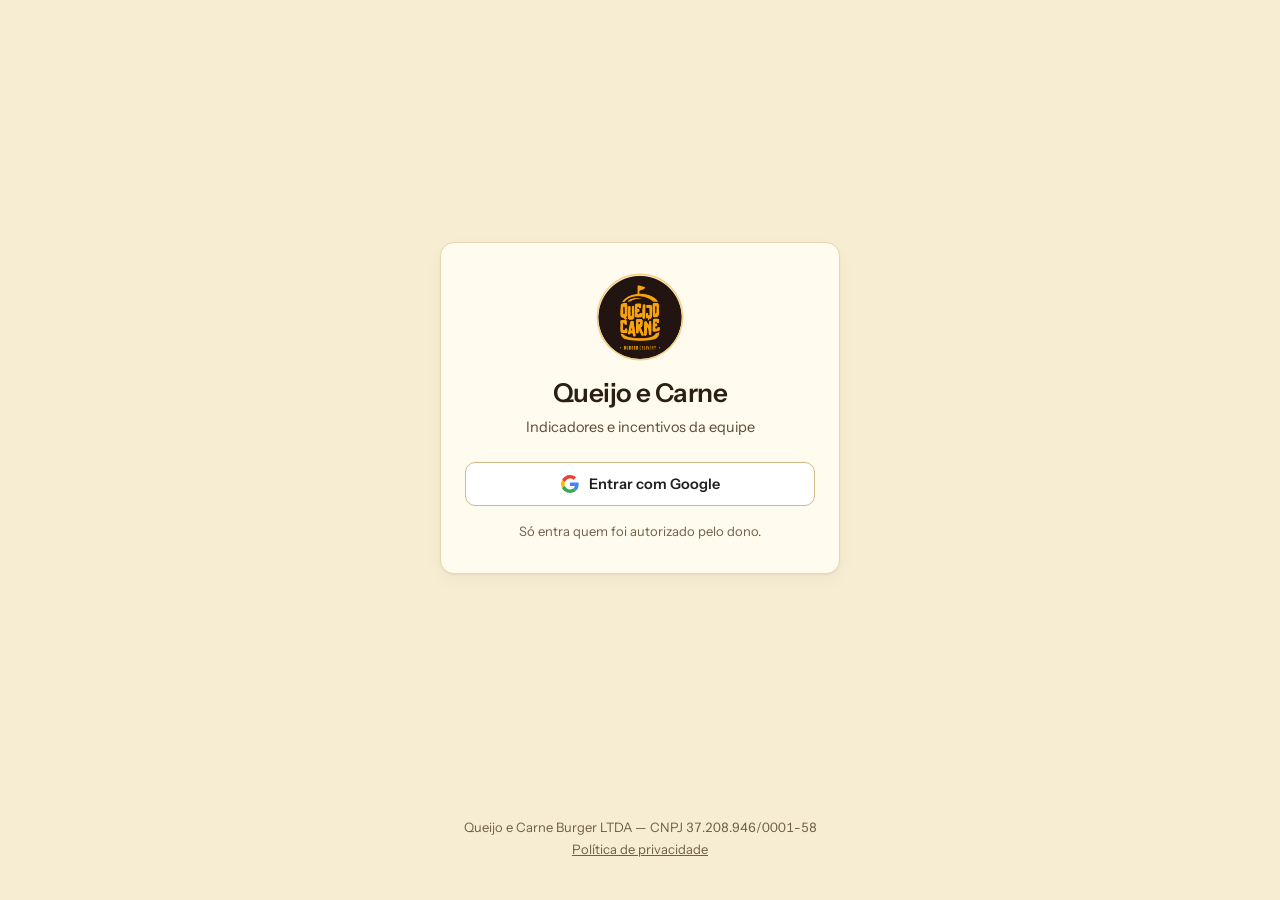
<file: site/index.html>
<!DOCTYPE html>
<html lang="pt-BR">
<head>
<meta charset="UTF-8">
<meta name="viewport" content="width=device-width, initial-scale=1, viewport-fit=cover">
<meta name="theme-color" content="#231710">
<title>Queijo e Carne — Sistema</title>
<link rel="icon" href="img/logo.png">
<!-- Instalar como aplicativo no celular (ícone na tela inicial, tela cheia); dono, 10/11/2026. -->
<link rel="manifest" href="manifest.webmanifest">
<link rel="apple-touch-icon" href="img/logo.png">
<meta name="mobile-web-app-capable" content="yes">
<meta name="apple-mobile-web-app-title" content="Queijo e Carne">
<link rel="preconnect" href="https://fonts.googleapis.com">
<link rel="preconnect" href="https://fonts.gstatic.com" crossorigin>
<link href="https://fonts.googleapis.com/css2?family=Instrument+Sans:wght@400;500;600;700&family=Source+Serif+4:wght@400;700&display=swap" rel="stylesheet">
<link rel="stylesheet" href="css/estilo.css">
<!-- Na publicação, o GitHub troca a linha abaixo por um mapa que põe a versão em cada arquivo .js
     (evita o navegador misturar arquivos novos e antigos). Veja .github/workflows/pages.yml. -->
<!--VERSAO-->
</head>
<body>
<div class="app" id="app">
  <p class="carregando">Carregando…</p>
</div>
<script type="module" src="js/app.js"></script>
</body>
</html>
</file>
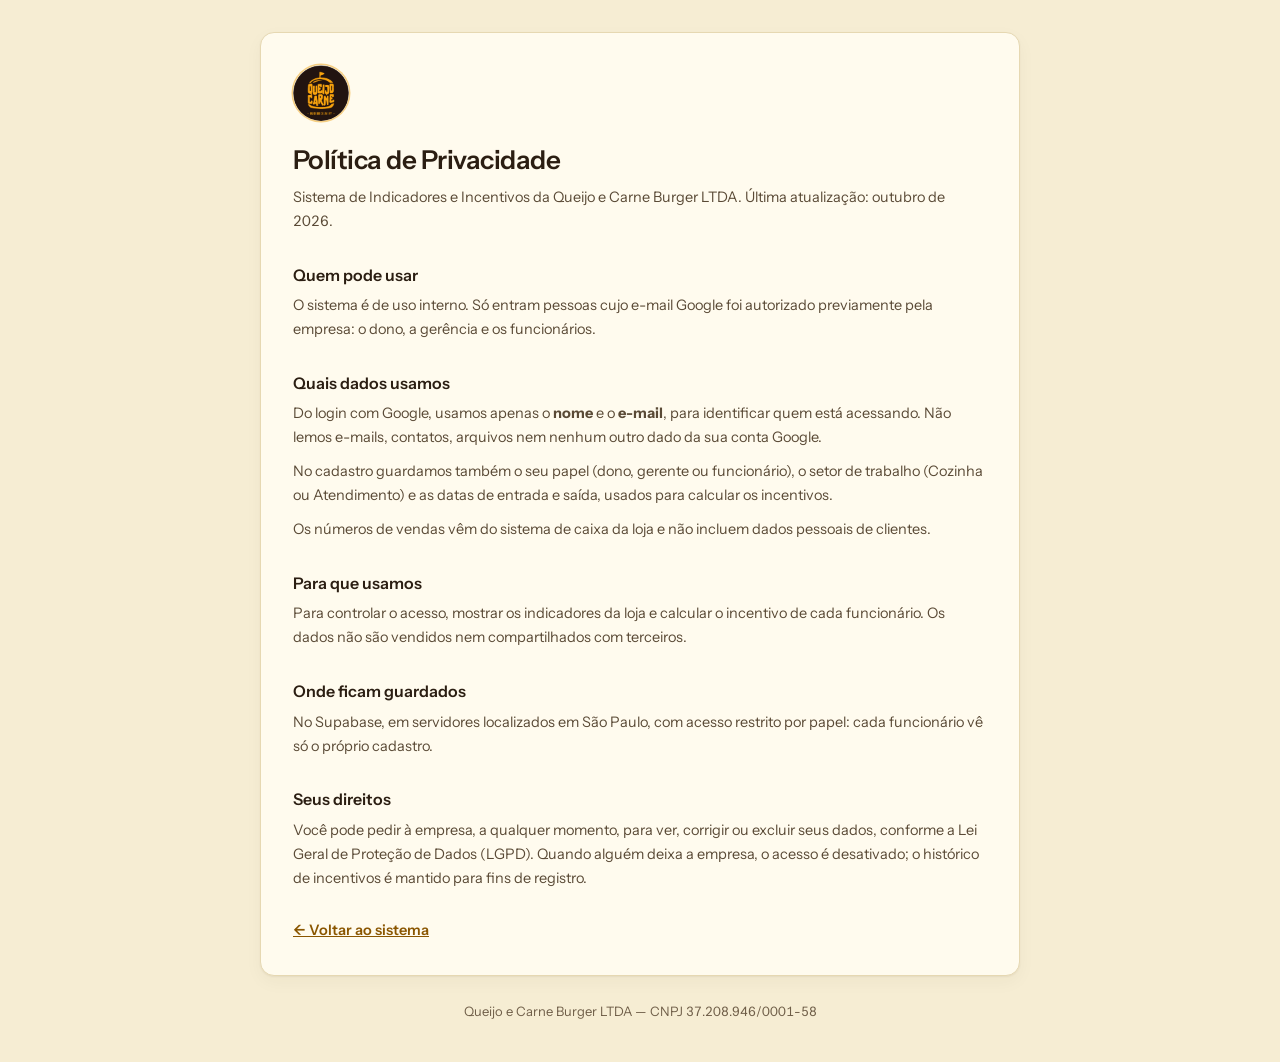
<file: site/privacidade.html>
<!DOCTYPE html>
<html lang="pt-BR">
<head>
<meta charset="UTF-8">
<meta name="viewport" content="width=device-width, initial-scale=1">
<meta name="theme-color" content="#231710">
<title>Política de Privacidade — Queijo e Carne</title>
<link rel="icon" href="img/logo.png">
<link href="https://fonts.googleapis.com/css2?family=Instrument+Sans:wght@400;500;600;700&display=swap" rel="stylesheet">
<link rel="stylesheet" href="css/estilo.css">
<style>
  .doc {
    width: calc(100% - 32px); max-width: 760px; margin: 32px auto 0; padding: 32px;
    background: var(--card); border: 1px solid var(--line); border-radius: 14px; box-shadow: var(--shadow);
    line-height: 1.65; font-size: 14.5px; color: var(--ink-2);
  }
  .doc .logo { box-shadow: 0 0 0 1.5px rgba(240, 177, 58, .6); }
  .doc h1 { font-weight: 600; font-size: 26px; letter-spacing: -.02em; color: var(--ink); margin: 18px 0 4px; }
  .doc h2 { font-weight: 600; font-size: 16px; color: var(--ink); margin: 28px 0 6px; }
  .doc p + p { margin-top: 10px; }
  .doc a { color: var(--accent-ink); font-weight: 600; }
  @media (max-width: 560px) { .doc { padding: 22px 18px; } }
</style>
</head>
<body>
<div class="app">
  <main class="doc">
    <img class="logo" src="img/logo.png" alt="Queijo e Carne" width="56" height="56">
    <h1>Política de Privacidade</h1>
    <p>Sistema de Indicadores e Incentivos da Queijo e Carne Burger LTDA. Última atualização: outubro de 2026.</p>

    <h2>Quem pode usar</h2>
    <p>O sistema é de uso interno. Só entram pessoas cujo e-mail Google foi autorizado previamente pela empresa: o dono, a gerência e os funcionários.</p>

    <h2>Quais dados usamos</h2>
    <p>Do login com Google, usamos apenas o <strong>nome</strong> e o <strong>e-mail</strong>, para identificar quem está acessando. Não lemos e-mails, contatos, arquivos nem nenhum outro dado da sua conta Google.</p>
    <p>No cadastro guardamos também o seu papel (dono, gerente ou funcionário), o setor de trabalho (Cozinha ou Atendimento) e as datas de entrada e saída, usados para calcular os incentivos.</p>
    <p>Os números de vendas vêm do sistema de caixa da loja e não incluem dados pessoais de clientes.</p>

    <h2>Para que usamos</h2>
    <p>Para controlar o acesso, mostrar os indicadores da loja e calcular o incentivo de cada funcionário. Os dados não são vendidos nem compartilhados com terceiros.</p>

    <h2>Onde ficam guardados</h2>
    <p>No Supabase, em servidores localizados em São Paulo, com acesso restrito por papel: cada funcionário vê só o próprio cadastro.</p>

    <h2>Seus direitos</h2>
    <p>Você pode pedir à empresa, a qualquer momento, para ver, corrigir ou excluir seus dados, conforme a Lei Geral de Proteção de Dados (LGPD). Quando alguém deixa a empresa, o acesso é desativado; o histórico de incentivos é mantido para fins de registro.</p>

    <p style="margin-top:28px"><a href="./">← Voltar ao sistema</a></p>
  </main>
  <footer>Queijo e Carne Burger LTDA — CNPJ 37.208.946/0001-58</footer>
</div>
</body>
</html>
</file>
<file: site/css/estilo.css>
/* Visual "suave": a fonte do layout é o DESIGN.md (pasta layout-suave-para-claude-code).
   Barra superior escura com as abas; conteúdo em cartões claros. O destaque é o cartão de
   faturamento (escuro, número em âmbar). Toda cor vem dos tokens abaixo, nos dois temas. */
:root {
  --font: 'Instrument Sans', system-ui, -apple-system, 'Segoe UI', Roboto, sans-serif;
  --bg: #F6EDD3;            /* fundo manteiga */
  --card: #FFFBEE;          /* cartões */
  --card-2: #FAF1D6;        /* campos e blocos internos */
  --ink: #2B1E12;           /* texto principal */
  --ink-2: #5A4A36;         /* texto secundário */
  --ink-3: #6F5E48;         /* texto de apoio */
  --line: #E6D8B2;          /* divisórias */
  --line-strong: #CDBB8A;   /* bordas de campos */
  --track: rgba(43, 30, 18, .10);
  --accent: #E3A02B;        /* âmbar da marca, preenchimentos */
  --accent-ink: #8A5600;    /* âmbar escuro, texto e ícones */
  --good: #2F6B35; --good-soft: rgba(47, 107, 53, .12); --good-line: rgba(47, 107, 53, .45);
  --bad: #A33A2B;  --bad-soft: rgba(163, 58, 43, .10);  --bad-line: rgba(163, 58, 43, .40);
  /* Texto pequeno verde/vermelho sobre fundo suave: ajuste de contraste (meta 4,5:1 do DESIGN.md) */
  --good-ink: #285C2E; --bad-ink: #A33A2B;
  --super-bg: #2F6B35; --super-ink: #FFFFFF;  /* etiqueta do prêmio de super meta */
  --bar: #231710; --bar-ink: #F3E9D3; --bar-ink-2: #CDBE9F;
  --inv-bg: #2B1E12; --inv-ink: #FBF3DC; --inv-ink-2: #D3C6A8; --inv-ink-3: #B0A287;
  --inv-rule: rgba(251, 243, 220, .18); --inv-track: rgba(251, 243, 220, .16); --inv-good: #93CC87; --inv-bad: #F0988A;
  --shadow: 0 1px 2px rgba(60, 40, 10, .06), 0 6px 18px rgba(60, 40, 10, .04);
  /* Fixas nos dois temas */
  --destaque-bg: #2B1E12; --destaque-numero: #F2B646;
  --aba-ativa: #F0B13A; --aba-ativa-ink: #231710;
  --canal-ifood: #E9A93A; --canal-alloy: #6CA3D9; --canal-telefone: #A98BD6; --canal-goomer: #7DBE7E; --canal-dm: #E58A7B;
  --canal-keeta: #4FB3AA; --canal-99food: #D9739E; --canal-site: #A08A72; --canal-totem: #B9752E; --canal-ficha: #8FA6BF;
  color-scheme: light;
}
@media (prefers-color-scheme: dark) {
  :root:not([data-theme="light"]) {
    --bg: #150E09; --card: #1F1610; --card-2: #281D15;
    --ink: #F3E9D6; --ink-2: #C9BA9F; --ink-3: #A39479;
    --line: #33261B; --line-strong: #4A382A; --track: rgba(243, 233, 214, .12);
    --accent: #F0B13A; --accent-ink: #F0B13A;
    --good: #8FC272; --good-soft: rgba(143, 194, 114, .14); --good-line: rgba(143, 194, 114, .45);
    --bad: #EA8575; --bad-soft: rgba(234, 133, 117, .13); --bad-line: rgba(234, 133, 117, .42);
    --good-ink: #8FC272; --bad-ink: #F2A193;
    --super-bg: #8FC272; --super-ink: #14240F;
    --bar: #0E0905;
    --inv-bg: #F0B13A; --inv-ink: #1E140C; --inv-ink-2: #4A3410; --inv-ink-3: #5E4412;
    --inv-rule: rgba(30, 20, 12, .22); --inv-track: rgba(30, 20, 12, .16); --inv-good: #1F5A27; --inv-bad: #8E1B10;
    --shadow: 0 1px 2px rgba(0, 0, 0, .4);
    color-scheme: dark;
  }
}
:root[data-theme="dark"] {
  --bg: #150E09; --card: #1F1610; --card-2: #281D15;
  --ink: #F3E9D6; --ink-2: #C9BA9F; --ink-3: #A39479;
  --line: #33261B; --line-strong: #4A382A; --track: rgba(243, 233, 214, .12);
  --accent: #F0B13A; --accent-ink: #F0B13A;
  --good: #8FC272; --good-soft: rgba(143, 194, 114, .14); --good-line: rgba(143, 194, 114, .45);
  --bad: #EA8575; --bad-soft: rgba(234, 133, 117, .13); --bad-line: rgba(234, 133, 117, .42);
  --good-ink: #8FC272; --bad-ink: #F2A193;
  --super-bg: #8FC272; --super-ink: #14240F;
  --bar: #0E0905;
  --inv-bg: #F0B13A; --inv-ink: #1E140C; --inv-ink-2: #4A3410; --inv-ink-3: #5E4412;
  --inv-rule: rgba(30, 20, 12, .22); --inv-track: rgba(30, 20, 12, .16); --inv-good: #1F5A27; --inv-bad: #8E1B10;
  --shadow: 0 1px 2px rgba(0, 0, 0, .4);
  color-scheme: dark;
}

* { box-sizing: border-box; }
html { scroll-padding-top: 72px; }
body {
  margin: 0; min-height: 100vh; background: var(--bg); color: var(--ink);
  font-family: var(--font); font-size: 14.5px; line-height: 1.45;
  -webkit-font-smoothing: antialiased; font-variant-numeric: tabular-nums;
}
p { margin: 0; }
button, input, select { font-family: inherit; }
:focus-visible { outline: 2px solid var(--accent-ink); outline-offset: 2px; }
[hidden] { display: none !important; }
.app { min-height: 100vh; display: flex; flex-direction: column; padding-top: env(safe-area-inset-top, 0px); }
.app:has(> .login) { padding-top: 24px; }
.carregando { color: var(--ink-3); text-align: center; margin-top: 40vh; }
.logo { border-radius: 50%; display: block; }
.icone { display: inline-flex; color: var(--accent-ink); flex-shrink: 0; }
.icone svg { width: 20px; height: 20px; }

/* ---------- barra superior ---------- */
header.brandbar {
  position: sticky; top: 0; z-index: 20;
  display: flex; align-items: center; flex-wrap: wrap; gap: 10px 20px;
  padding: calc(10px + env(safe-area-inset-top, 0px)) max(20px, calc((100% - 1240px) / 2)) 10px;
  background: var(--bar); color: var(--bar-ink);
}
header.brandbar .logo { width: 36px; height: 36px; box-shadow: 0 0 0 1.5px rgba(240, 177, 58, .6); }
header.brandbar .bn { font-weight: 600; font-size: 15px; line-height: 1.2; letter-spacing: -.005em; }
header.brandbar .bn small { display: block; font-weight: 400; font-size: 12px; color: var(--bar-ink-2); }
nav.tabs { display: flex; gap: 4px; margin-left: 12px; scrollbar-width: none; }
nav.tabs::-webkit-scrollbar { display: none; }
nav.tabs button {
  background: none; border: 0; border-radius: 8px; padding: 8px 14px; cursor: pointer; white-space: nowrap;
  font-size: 13.5px; font-weight: 600; color: var(--bar-ink-2);
}
nav.tabs button:hover { color: var(--bar-ink); background: rgba(255, 255, 255, .08); }
nav.tabs button.active { background: var(--aba-ativa); color: var(--aba-ativa-ink); }
nav.tabs button:focus-visible, header.brandbar :focus-visible { outline-color: var(--aba-ativa); }
.barra-direita { margin-left: auto; display: flex; align-items: center; gap: 16px; flex-wrap: wrap; justify-content: flex-end; row-gap: 8px; }
.ver-como-select { max-width: 100%; }
.unidade-select {
  background: rgba(255, 255, 255, .06); color: var(--bar-ink); border: 1px solid rgba(240, 177, 58, .45);
  border-radius: 8px; padding: 6px 10px; font-size: 13.5px; font-weight: 600; cursor: pointer;
}
.unidade-select option { color: #231710; background: #FFFBEE; }
.unidade-fixa { font-size: 13px; font-weight: 600; color: var(--bar-ink-2); }
header.brandbar .month-badge { text-align: right; }
header.brandbar .month-badge small { display: block; font-size: 12px; color: var(--bar-ink-2); }
header.brandbar .month-badge strong { font-weight: 600; font-size: 15px; color: var(--aba-ativa); white-space: nowrap; }
/* Seletor de mês: aparece como o "mês vigente" do DESIGN.md (âmbar), com a setinha de escolha. */
.mes-select {
  appearance: none; -webkit-appearance: none; cursor: pointer;
  background: transparent url("data:image/svg+xml,%3Csvg xmlns='http://www.w3.org/2000/svg' width='10' height='6'%3E%3Cpath d='M1 1l4 4 4-4' fill='none' stroke='%23F0B13A' stroke-width='1.6' stroke-linecap='round'/%3E%3C/svg%3E") no-repeat right 2px center;
  border: 0; border-bottom: 1px dashed rgba(240, 177, 58, .45); border-radius: 0;
  padding: 0 16px 1px 0; color: var(--aba-ativa); font-size: 15px; font-weight: 600; text-align: right;
}
.mes-select:hover { border-bottom-style: solid; }
.mes-select option { color: #231710; background: #FFFBEE; }
.btn-sair {
  background: none; color: var(--bar-ink-2); border: 1px solid rgba(243, 233, 211, .25);
  border-radius: 8px; padding: 6px 12px; font-size: 13px; font-weight: 600; cursor: pointer;
}
.btn-sair:hover { color: var(--bar-ink); border-color: rgba(243, 233, 211, .5); }

/* ---------- páginas e cartões ---------- */
.conteudo { flex: 1; width: 100%; max-width: 1280px; margin: 0 auto; padding: 24px 20px 8px; }
.conteudo > section + section, .conteudo > section + div, .conteudo > div + section, .conteudo > p + div { margin-top: 16px; }
section {
  background: var(--card); border: 1px solid var(--line); border-radius: 14px;
  padding: 24px; box-shadow: var(--shadow); min-width: 0;
}
.section-head { display: flex; align-items: center; gap: 10px; margin-bottom: 18px; }
.section-head .title { font-size: 15px; font-weight: 600; letter-spacing: -.005em; color: var(--ink); }
.section-desc { font-size: 13px; color: var(--ink-2); margin: -8px 0 18px; }
.section-title { font-size: 16px; font-weight: 600; letter-spacing: -.005em; color: var(--ink); margin: 0 0 6px; }
.section-title + .section-desc { margin-top: 0; }
.tag-example { margin-left: auto; font-size: 12px; font-weight: 500; color: var(--ink-3); border: 1px solid var(--line); padding: 2px 8px; border-radius: 6px; white-space: nowrap; }
footer { width: 100%; max-width: 1280px; margin: 0 auto; padding: 24px 20px 40px; font-size: 13px; color: var(--ink-3); text-align: center; line-height: 1.7; }
.link-discreto { color: var(--ink-3); }
/* Aviso do modo "Ver como" do dono. */
.aviso-ver-como { margin-bottom: 16px; border-color: var(--accent); }
.btn-link { background: none; border: 0; padding: 0; font: inherit; color: var(--accent-ink); font-weight: 600; text-decoration: underline; cursor: pointer; }

.aviso { font-size: 13.5px; line-height: 1.5; color: var(--ink-2); background: var(--card-2); border: 1px solid var(--line); border-radius: 10px; padding: 12px 14px; }
.aviso-erro { color: var(--bad); background: var(--bad-soft); border-color: var(--bad-line); }
.aviso-setor { margin-bottom: 16px; }
.avisos { display: grid; gap: 10px; margin-bottom: 16px; }
.avisos-lista { margin: 6px 0 0; padding-left: 18px; }
.avisos-lista li + li { margin-top: 2px; }
.meta-item { border-bottom: 1px solid var(--line); }
.meta-item:last-child { border-bottom: 0; }
.meta-item .pessoa-row { border-bottom: 0; }
.meta-form { padding: 4px 0 18px; max-width: 520px; }
.meta-form .form-label .form-input, .ins-metodo .form-input, form .form-label > .form-input { margin-top: 6px; }
.meta-agendada { color: var(--accent-ink); }
.ins-categoria { margin-bottom: 18px; }
.ins-metodo { display: grid; grid-template-columns: minmax(0, 1fr) 110px; gap: 10px; align-items: center; margin-bottom: 8px; }
.ins-metodo .form-input { margin-top: 0; }
.ins-metodo-nome { display: flex; align-items: center; gap: 8px; font-size: 14.5px; color: var(--ink); }
.ins-metodo-nome input { width: 18px; height: 18px; accent-color: var(--accent); }
.alt-lista { display: grid; gap: 8px; margin-top: 12px; }
.alt-item { font-size: 13.5px; line-height: 1.45; color: var(--ink-2); padding-bottom: 8px; border-bottom: 1px solid var(--line); }
.alt-item:last-child { border-bottom: 0; padding-bottom: 0; }
.alt-item strong { color: var(--ink); font-weight: 600; }
.tag-inline { font-size: 12px; font-weight: 600; color: var(--ink-2); background: var(--card-2); border: 1px solid var(--line); padding: 1px 7px; border-radius: 6px; margin-left: 8px; }

.toast {
  position: fixed; left: 50%; bottom: calc(20px + env(safe-area-inset-bottom, 0px)); transform: translateX(-50%);
  max-width: calc(100% - 32px); padding: 12px 16px; border-radius: 10px; font-size: 14px; font-weight: 500; z-index: 50;
  background: var(--card); box-shadow: 0 6px 24px rgba(0, 0, 0, .18);
}
.toast-ok { color: var(--good); border: 1px solid var(--good-line); }
.toast-erro { color: var(--bad); border: 1px solid var(--bad-line); }

/* ---------- Painel ---------- */
.painel-grid { display: grid; grid-template-columns: minmax(0, 1fr); gap: 16px; }
.sec-faturamento {
  background: var(--destaque-bg); border-color: rgba(240, 177, 58, .25);
  --ink: #FBF3DC; --ink-2: #D3C6A8; --ink-3: #B0A287; --line: rgba(251, 243, 220, .14);
  --track: rgba(251, 243, 220, .14); --accent-ink: #F0B13A; --card-2: rgba(251, 243, 220, .06);
  color: var(--ink);
}
.hero-value { margin: 0; font-size: clamp(44px, 6vw, 64px); font-weight: 600; letter-spacing: -.025em; line-height: 1; color: var(--destaque-numero); }
.hero-value sup { font-size: .32em; font-weight: 500; letter-spacing: 0; color: var(--ink-2); margin-right: .45em; vertical-align: top; position: relative; top: .35em; }
.sec-faturamento .stat-sub { margin: 12px 0 0; font-size: 13px; color: var(--ink-3); }
.sec-faturamento .aviso { margin-top: 14px; }
/* Pedidos do mês em destaque e os últimos 3 dias (pedido do dono, 08/10/2026). */
.pedidos-mes { margin: 14px 0 0; font-size: 20px; font-weight: 600; letter-spacing: -.01em; color: var(--ink); }
.dias-recentes { margin-top: 16px; }
.dia-recente { display: flex; justify-content: space-between; align-items: baseline; gap: 12px; padding: 9px 0; border-top: 1px solid var(--line); font-size: 14px; color: var(--ink); }
.dia-recente:last-child { border-bottom: 1px solid var(--line); }
.dia-recente .dia-semana { color: var(--ink-2); }
.dia-recente strong { font-weight: 600; white-space: nowrap; }
.channel-bar { display: flex; width: 100%; height: 10px; border-radius: 5px; overflow: hidden; gap: 2px; margin: 24px 0 8px; background: var(--track); }
.channel-bar div { height: 100%; }
.channel-list { display: flex; flex-direction: column; }
.channel-row { display: flex; align-items: center; justify-content: space-between; gap: 12px; padding: 10px 0; border-top: 1px solid var(--line); }
.channel-name { display: flex; align-items: center; gap: 10px; font-size: 14px; color: var(--ink); }
.dot { width: 10px; height: 10px; border-radius: 50%; flex-shrink: 0; }
.channel-figures { display: flex; align-items: baseline; gap: 14px; }
.channel-amount { font-size: 14px; font-weight: 600; color: var(--ink); white-space: nowrap; }
.channel-pct { font-size: 12.5px; color: var(--ink-3); min-width: 44px; text-align: right; }

.grid-2 { display: grid; grid-template-columns: 1fr 1fr; }
.grid-2 > div { padding: 2px 0; }
.grid-2 > div:first-child { padding-right: 24px; border-right: 1px solid var(--line); }
.grid-2 > div:last-child { padding-left: 24px; }
/* Três colunas (ticket médio com Salão, só SP). No celular vira uma coluna. */
.grid-3 { display: grid; grid-template-columns: repeat(3, 1fr); }
.grid-3 > div { padding: 2px 16px; border-left: 1px solid var(--line); min-width: 0; }
.grid-3 > div:first-child { padding-left: 0; border-left: 0; }
.grid-3 .stat-value { font-size: 26px; }
.stat-sub { font-size: 13px; color: var(--ink-3); }
.stat-value { font-size: 34px; font-weight: 600; letter-spacing: -.02em; line-height: 1.1; margin: 6px 0 4px; color: var(--ink); }

.cmv-note { font-size: 13px; color: var(--ink-2); margin: -8px 0 14px; }
.cmv-value { font-size: 40px; font-weight: 600; letter-spacing: -.02em; line-height: 1.1; color: var(--ink); margin: 0 0 8px; }
.cmv-stock { margin: 14px 0 18px; padding-top: 14px; border-top: 1px solid var(--line); }
.cmv-stock-row { display: flex; justify-content: space-between; align-items: baseline; font-size: 14px; color: var(--ink-2); margin-bottom: 8px; }
.cmv-stock-row:last-child { margin-bottom: 0; }
.cmv-stock-row strong { color: var(--ink); font-weight: 600; }
.cmv-gauge-meta { font-size: 13px; color: var(--ink-3); margin-top: 10px; }

.product-row { display: flex; align-items: center; gap: 14px; padding: 12px 0; border-bottom: 1px solid var(--line); }
.product-row:first-child { padding-top: 0; }
.product-row:last-child { border-bottom: 0; padding-bottom: 0; }
.rank { font-size: 15px; font-weight: 600; color: var(--ink-3); width: 20px; flex-shrink: 0; }
.product-row.top .rank { color: var(--accent-ink); }
.product-info { flex: 1; min-width: 0; }
.product-name { font-size: 14.5px; color: var(--ink); overflow: hidden; text-overflow: ellipsis; white-space: nowrap; }
.product-bar-track { height: 5px; border-radius: 3px; background: var(--track); margin-top: 8px; }
.product-bar-fill { height: 100%; border-radius: 3px; background: var(--line-strong); }
.product-row.top .product-bar-fill { background: var(--accent); }
.product-figures { text-align: right; flex-shrink: 0; }
.product-qty { font-size: 14px; font-weight: 600; color: var(--ink); white-space: nowrap; }
.product-revenue { font-size: 12.5px; color: var(--ink-3); white-space: nowrap; margin-top: 2px; }

.combo-block { margin-bottom: 26px; }
.combo-block:last-child { margin-bottom: 0; }
.combo-title { font-size: 13px; font-weight: 600; color: var(--ink-2); margin: 0 0 12px; }
.combo-row { display: flex; align-items: center; gap: 12px; padding: 7px 0; }
.combo-name { flex: 1; min-width: 0; font-size: 14px; color: var(--ink); overflow: hidden; text-overflow: ellipsis; white-space: nowrap; }
.combo-track { flex: 0 0 64px; width: 64px; height: 6px; border-radius: 3px; background: var(--track); overflow: hidden; }
.combo-fill { height: 100%; border-radius: 3px; background: var(--accent); }
.combo-figures { display: flex; align-items: baseline; gap: 10px; flex: 0 0 auto; }
.combo-qty { font-size: 13.5px; font-weight: 600; color: var(--ink); white-space: nowrap; }
.combo-pct { font-size: 12.5px; color: var(--ink-3); min-width: 42px; text-align: right; }

/* ---------- Indicadores ---------- */
.ind-grid { display: grid; grid-template-columns: minmax(0, 1fr); gap: 16px; }
.sec-kpis { background: none; border: 0; box-shadow: none; padding: 0; }
.sec-kpis > .section-head { margin-bottom: 14px; }
.ind-card { background: var(--card); border: 1px solid var(--line); border-radius: 14px; padding: 22px; box-shadow: var(--shadow); min-width: 0; }
/* Prêmios por pessoa: mesmo destaque do cartão de faturamento (pedido do dono, 08/10/2026;
   exceção ao "único destaque" do DESIGN.md). */
.ind-resumo {
  grid-column: 1 / -1;
  background: var(--destaque-bg); border-color: rgba(240, 177, 58, .25);
  --ink: #FBF3DC; --ink-2: #D3C6A8; --ink-3: #B0A287; --line: rgba(251, 243, 220, .14);
  --track: rgba(251, 243, 220, .14); --accent-ink: #F0B13A; --card-2: rgba(251, 243, 220, .06);
  color: var(--ink);
}
.ind-resumo .stat-sub { font-size: 13px; color: var(--ink-2); }
.ind-resumo .stat-value { color: var(--destaque-numero); font-size: clamp(40px, 5vw, 56px); letter-spacing: -.025em; line-height: 1; margin: 8px 0 8px; }
.ind-previa { margin-top: 16px; }
.ind-fechar { margin-top: 16px; display: grid; gap: 6px; justify-items: start; }
.ind-fechar .btn-primary { width: auto; margin-top: 0; padding: 10px 18px; background: var(--inv-ink); color: var(--inv-bg); }
.ind-resumo .btn-reabrir { color: var(--inv-ink); border-color: var(--inv-rule); }
.ind-resumo .btn-reabrir:hover { background: transparent; filter: brightness(1.2); }
.ind-card.tone-super, .ind-card.tone-meta { border-color: var(--good-line); }
.ind-card.tone-fora { border-color: var(--bad-line); }
.ind-head { display: flex; justify-content: space-between; align-items: flex-start; gap: 12px; margin-bottom: 16px; }
.ind-title { font-size: 16px; font-weight: 600; letter-spacing: -.005em; color: var(--ink); }
.ind-sub { font-size: 12.5px; color: var(--ink-3); margin-top: 2px; }
.ind-aud { display: inline-block; margin-top: 10px; font-size: 12px; font-weight: 600; color: var(--ink-2); background: var(--card-2); border: 1px solid var(--line); padding: 2px 8px; border-radius: 6px; }
.ind-label { font-size: 12.5px; color: var(--ink-2); margin-bottom: 2px; }
.ind-value { font-size: 40px; font-weight: 600; letter-spacing: -.025em; line-height: 1.05; color: var(--ink); margin: 0 0 6px; }
.ind-valuerow { display: flex; align-items: center; flex-wrap: wrap; gap: 6px 12px; margin: 0 0 8px; }
.ind-valuerow .ind-value { margin: 0; }
.ind-meta { font-size: 13px; color: var(--ink-2); }
.ind-detail { margin-top: 16px; padding-top: 14px; border-top: 1px solid var(--line); }
.ind-detail-plain { border-top: 0; padding-top: 0; margin-top: 10px; }
.ind-row { display: flex; align-items: center; flex-wrap: wrap; gap: 6px 12px; padding: 10px 0; border-bottom: 1px solid var(--line); }
.ind-row:first-child { padding-top: 0; }
.ind-row:last-child { border-bottom: 0; padding-bottom: 0; }
.ind-row-label { flex: 1; min-width: 90px; font-size: 14px; color: var(--ink); }
.ind-row-label small { display: block; font-size: 12px; color: var(--ink-3); margin-top: 1px; }
.ind-row-value { font-size: 20px; font-weight: 600; letter-spacing: -.01em; color: var(--ink); white-space: nowrap; }
.ind-row .kpi-status { white-space: nowrap; }
.ind-empty { font-size: 13px; color: var(--ink-3); margin-top: 6px; }
/* Projeção de burgers até o fim do mês (cartão Burgers vendidos). */
.ind-projecao { font-size: 13.5px; line-height: 1.5; color: var(--ink); background: var(--card-2); border: 1px solid var(--line); border-radius: 10px; padding: 10px 12px; margin: 10px 0 2px; }
.ind-projecao strong { color: var(--accent-ink); }

.kpi-status { display: inline-block; font-size: 12px; font-weight: 600; padding: 3px 10px; border-radius: 6px; }
.kpi-status.pending { color: var(--ink-3); background: var(--track); }
.kpi-status.meta { color: var(--good-ink); background: var(--good-soft); }
/* Dentro de áreas verdes (meta batida), o selo usa o fundo do cartão e o texto de apoio fica mais forte. */
.reached .kpi-status.meta { background: var(--card); }
.ind-card.reached, .ind-row.reached { --ink-3: var(--ink-2); }
.kpi-status.fora { color: var(--bad); background: var(--bad-soft); }

.ind-reward { font-size: 18px; font-weight: 600; letter-spacing: -.01em; color: var(--inv-ink); background: var(--inv-bg); padding: 4px 12px; border-radius: 8px; white-space: nowrap; flex-shrink: 0; }
.ind-row .ind-reward { font-size: 14px; padding: 2px 9px; }
.ind-card.reached { background-image: linear-gradient(var(--good-soft), var(--good-soft)); border-color: var(--good); }
.ind-row.reached { background-image: linear-gradient(var(--good-soft), var(--good-soft)); border-radius: 8px; padding: 10px 12px; margin-inline: -12px; border-bottom-color: transparent; }
/* Super meta (dono, 25/10/2026): mesmo verde-claro da meta; o destaque fica no prêmio e no selo, em verde forte com estrela. */
.reached-super .ind-reward, .kpi-status.super { background: var(--super-bg); color: var(--super-ink); }
.reached-super .ind-reward::before { content: "★ "; }
.ind-card.reached-super > .ind-head .ind-reward { font-size: 20px; padding: 5px 14px; box-shadow: 0 0 0 3px var(--good-soft); }

.ind-cost-grid { display: grid; grid-template-columns: minmax(0, 1fr); gap: 10px; margin-top: 16px; }
.ind-cost { padding: 14px 16px; border: 1px solid var(--bad-line); background: var(--bad-soft); border-radius: 10px; }
.ind-cost-label { font-size: 13px; font-weight: 600; color: var(--bad-ink); margin-bottom: 2px; }
.ind-cost-value { font-size: 28px; font-weight: 600; letter-spacing: -.02em; line-height: 1.1; color: var(--bad); }
.ind-cost-note { font-size: 12.5px; color: var(--ink-2); margin-top: 8px; }

/* ---------- formulários e botões ---------- */
.form-row { margin-bottom: 16px; }
.form-row-pair { display: grid; grid-template-columns: 1fr 1fr; gap: 12px; }
.form-row-pair > * { min-width: 0; }
/* iPhone: campos de data ignoram a largura e invadem o vizinho; sem a aparência nativa, respeitam a coluna. */
input[type="date"].form-input, input[type="datetime-local"].form-input { -webkit-appearance: none; appearance: none; min-width: 0; min-height: 43px; text-align: left; }
input[type="date"].form-input::-webkit-date-and-time-value, input[type="datetime-local"].form-input::-webkit-date-and-time-value { text-align: left; }
.form-label { display: block; font-size: 13px; font-weight: 500; color: var(--ink-2); margin-bottom: 6px; }
.form-input { width: 100%; background: var(--card-2); border: 1px solid var(--line-strong); color: var(--ink); font-size: 14.5px; padding: 10px 12px; border-radius: 8px; }
.form-input::placeholder { color: var(--ink-3); opacity: .7; }
.form-input:focus-visible { outline: 2px solid var(--accent-ink); outline-offset: 1px; border-color: var(--accent-ink); }
.btn-primary { margin-top: 6px; width: 100%; background: var(--accent); color: #231710; border: 0; font-size: 14.5px; font-weight: 600; padding: 12px 14px; border-radius: 10px; cursor: pointer; }
.btn-primary:hover { filter: brightness(.95); }
.btn-sec { background: none; color: var(--ink); border: 1px solid var(--line-strong); padding: 7px 13px; border-radius: 8px; font-size: 13px; font-weight: 600; cursor: pointer; white-space: nowrap; }
.btn-sec:hover { background: var(--card-2); }
.btn-forte { background: var(--accent); border-color: var(--accent); color: #231710; }
.btn-forte:hover { background: var(--accent); filter: brightness(.95); }
.btn-perigo { color: var(--bad); border-color: var(--bad-line); }
.btn-perigo:hover { background: var(--bad-soft); }
button:disabled { opacity: .55; cursor: wait; }

/* ---------- Lançamentos ---------- */
.lanc-grid { display: grid; grid-template-columns: minmax(0, 1fr); gap: 16px; align-items: start; }
.form-grid { display: grid; grid-template-columns: 1fr 1fr; gap: 12px; margin-bottom: 12px; }
.form-situacao { font-size: 13px; color: var(--accent-ink); min-height: 18px; margin: 0 0 10px; }
.lanc-col .btn-perigo { margin-top: 10px; width: 100%; }
.recentes { margin-top: 20px; }
.recentes-titulo { font-size: 13px; color: var(--ink-3); margin: 0 0 6px; }
.recente {
  display: flex; justify-content: space-between; gap: 10px; width: 100%;
  background: none; border: 0; border-top: 1px solid var(--line); color: var(--ink);
  font-size: 13.5px; padding: 10px 0; cursor: pointer; text-align: left;
}
.recente:hover { color: var(--accent-ink); }
.recente-valor { color: var(--ink-2); white-space: nowrap; }

/* ---------- Comparar ---------- */
.cmp-unidade { display: flex; align-items: center; gap: 8px; }
.cmp-total-bloco .stat-value { color: var(--accent-ink); font-weight: 700; }
.cmp-total-bloco .stat-sub:first-child { font-weight: 600; color: var(--ink); }
.cmp-nota { margin: 14px 0 0; }
.cmp-rolagem { overflow-x: auto; }
.cmp-tabela { width: 100%; border-collapse: collapse; font-size: 14px; }
.cmp-tabela th, .cmp-tabela td { padding: 11px 8px; border-bottom: 1px solid var(--line); text-align: right; white-space: nowrap; }
.cmp-tabela tbody tr:last-child th, .cmp-tabela tbody tr:last-child td { border-bottom: 0; }
.cmp-tabela th[scope="row"] { text-align: left; font-weight: 500; color: var(--ink-2); white-space: normal; }
.cmp-tabela thead th { font-weight: 600; font-size: 14.5px; color: var(--ink); }
.cmp-tabela td { font-weight: 600; color: var(--ink); }
.cmp-tabela small { display: block; font-weight: 500; font-size: 12px; color: var(--ink-3); }
.cmp-tabela .cmp-total { color: var(--accent-ink); }
.cmp-tabela td.cmp-super small, .cmp-tabela td.cmp-meta small { color: var(--good); }
.cmp-tabela td.cmp-fora small { color: var(--bad); }

/* ---------- Pessoas ---------- */
.pessoas-grid { display: grid; grid-template-columns: minmax(0, 1fr); gap: 16px; align-items: start; }
.pessoas-grid > div { display: flex; flex-direction: column; gap: 16px; min-width: 0; }
.pessoa-row { display: flex; align-items: center; justify-content: space-between; gap: 12px; flex-wrap: wrap; padding: 12px 0; border-bottom: 1px solid var(--line); }
.pessoa-row:last-child { border-bottom: 0; }
.pessoa-row.destaque { background: var(--card-2); border: 1px solid var(--line-strong); border-radius: 10px; padding: 12px 14px; margin-bottom: 10px; }
.pessoa-info { min-width: 0; flex: 1 1 220px; }
.pessoa-nome { font-size: 15px; font-weight: 600; }
.pessoa-meta { font-size: 13px; color: var(--ink-3); margin-top: 3px; overflow-wrap: anywhere; }
.pessoa-acoes { display: flex; gap: 8px; flex-wrap: wrap; }
.pessoa-card { border-bottom: 1px solid var(--line); padding-bottom: 14px; margin-bottom: 4px; }
.pessoa-card:last-child { border-bottom: 0; padding-bottom: 0; }
.pessoa-card .pessoa-row { border-bottom: 0; padding-bottom: 8px; }
.vinculos { display: flex; flex-direction: column; gap: 8px; padding-left: 12px; border-left: 2px solid var(--line-strong); }
.vinculo-row { display: flex; justify-content: space-between; align-items: center; gap: 10px; flex-wrap: wrap; font-size: 13.5px; color: var(--ink-2); }
.vinculo-row strong { color: var(--ink); font-weight: 600; }
.vinculo-row.inativo { opacity: .6; }
.vinculo-edicao { display: block; background: var(--card-2); border: 1px solid var(--line); border-radius: 10px; padding: 12px; }
.vinculo-edicao > * { margin-bottom: 10px; }
.vinculos > .btn-sec { align-self: flex-start; }
.novo-vinculo { border: 1px solid var(--line); background: var(--card-2); border-radius: 10px; padding: 12px 14px; margin-bottom: 12px; }
.novo-vinculo .form-row-pair { margin-top: 10px; }
.check { display: flex; align-items: center; gap: 8px; font-size: 14px; cursor: pointer; }
.check input { accent-color: var(--accent); width: 16px; height: 16px; }

/* ---------- Etiquetas (só funcionários) ---------- */
.et-subtabs { display: flex; gap: 8px; margin-bottom: 16px; }
.et-subtabs button {
  background: var(--card); border: 1px solid var(--line-strong); color: var(--ink-2); border-radius: 999px;
  font-size: 13.5px; font-weight: 600; padding: 7px 16px; cursor: pointer;
}
.et-subtabs button:hover { background: var(--card-2); }
.et-subtabs button.active { background: var(--accent); border-color: var(--accent); color: #231710; }
.et-grade { display: grid; grid-template-columns: minmax(0, 1fr); gap: 16px; align-items: start; }
.et-carregando { color: var(--ink-3); text-align: center; padding: 40px 0; }
.et-aviso { margin-bottom: 18px; }
.et-categorias { display: flex; flex-direction: column; gap: 8px; }
.et-categoria { background: var(--card-2); border: 1px solid var(--line); border-radius: 10px; }
.et-categoria summary {
  display: flex; justify-content: space-between; align-items: center; cursor: pointer;
  padding: 11px 14px; font-size: 14.5px; font-weight: 500; color: var(--ink); list-style: none;
}
.et-categoria summary::-webkit-details-marker { display: none; }
.et-categoria[open] summary { color: var(--accent-ink); border-bottom: 1px solid var(--line); }
.et-contagem { font-size: 12px; color: var(--ink-3); }
.et-categoria .et-chips { padding: 12px 14px 14px; }
.et-chips { display: flex; flex-wrap: wrap; gap: 8px; }
.et-chip {
  background: var(--card); border: 1px solid var(--line-strong); color: var(--ink); border-radius: 999px;
  font-size: 13.5px; padding: 7px 13px; cursor: pointer;
}
.et-chip:hover { background: var(--card-2); }
.et-chip.ativo { background: var(--accent); border-color: var(--accent); color: #231710; font-weight: 600; }
.et-dica { font-size: 13px; color: var(--ink-3); margin: 0; }
/* Responsável = quem está logado: só leitura, com a mesma altura de um campo. */
.et-responsavel { display: flex; align-items: center; min-height: 43px; padding: 0 12px; font-size: 14.5px; font-weight: 600; color: var(--ink); background: var(--track); border-radius: 8px; overflow-wrap: anywhere; }
.et-copias { display: flex; align-items: center; gap: 14px; }
.et-copias .btn-sec { font-size: 18px; padding: 4px 16px; }
.et-copias-n { font-size: 20px; font-weight: 600; min-width: 24px; text-align: center; }
.et-previa-caixa { margin-bottom: 16px; }
/* A etiqueta é papel branco: fica branca nos dois temas. */
.et-previa { display: block; width: 100%; max-width: 384px; height: auto; background: #fff; border: 1px solid var(--line-strong); border-radius: 8px; }
.et-impressora-linha { display: flex; align-items: center; justify-content: space-between; gap: 12px; margin-bottom: 12px; }
.et-impressora { font-size: 13px; color: var(--ink-2); margin: 0; }
.et-situacao { font-size: 13.5px; color: var(--accent-ink); min-height: 18px; margin: 12px 0 0; }
.et-quando { font-size: 12px; color: var(--ink-3); white-space: nowrap; }
@media (min-width: 860px) {
  .et-grade { grid-template-columns: minmax(0, 7fr) minmax(0, 5fr); }
  .et-lado { position: sticky; top: 84px; }
}

/* ---------- Login e páginas simples ---------- */
.login {
  flex: none; display: flex; flex-direction: column; align-items: center;
  width: calc(100% - 32px); max-width: 400px; margin: auto; padding: 32px 24px; text-align: center;
  background: var(--card); border: 1px solid var(--line); border-radius: 14px; box-shadow: var(--shadow);
}
.login .logo { box-shadow: 0 0 0 1.5px rgba(240, 177, 58, .6); }
.login-titulo { font-size: 26px; font-weight: 600; letter-spacing: -.02em; margin: 16px 0 4px; }
.login-sub { color: var(--ink-2); font-size: 14.5px; margin: 0 0 24px; }
.login-nota { color: var(--ink-3); font-size: 13px; margin-top: 16px; }
.login .aviso { width: 100%; margin: 0 0 18px; }
.btn-google {
  display: flex; align-items: center; justify-content: center; gap: 10px; width: 100%;
  background: #fff; color: #1f1f1f; border: 1px solid var(--line-strong); border-radius: 10px; padding: 12px;
  font-size: 14.5px; font-weight: 600; cursor: pointer;
}
.btn-google:hover { background: #f6f6f6; }
.setor-opcoes { display: grid; grid-template-columns: 1fr; gap: 10px; width: 100%; }

/* ---------- telas largas ---------- */
@media (min-width: 860px) {
  .ind-grid { grid-template-columns: repeat(2, minmax(0, 1fr)); }
  .ind-cost-grid { grid-template-columns: 1fr 1fr; }
  .lanc-grid { grid-template-columns: repeat(2, minmax(0, 1fr)); }
  .pessoas-grid { grid-template-columns: minmax(0, 380px) minmax(0, 1fr); }
  .sec-combos { display: grid; grid-template-columns: repeat(3, minmax(0, 1fr)); column-gap: 40px; }
  .sec-combos .section-head, .sec-combos .section-desc { grid-column: 1 / -1; }
  .sec-combos .combo-block { margin-bottom: 0; }
}
@media (min-width: 1000px) {
  .painel-grid { grid-template-columns: repeat(6, minmax(0, 1fr)); }
  .sec-faturamento { grid-column: 1 / -1; display: grid; grid-template-columns: minmax(0, 5fr) minmax(0, 7fr); column-gap: 56px; align-content: start; }
  .sec-faturamento .section-head { grid-column: 1 / -1; }
  .sec-faturamento .hero-wrap { grid-column: 1; grid-row: 2; }
  .sec-faturamento .pedidos-mes { grid-column: 1; grid-row: 3; }
  .sec-faturamento .dias-recentes { grid-column: 1; grid-row: 4; align-self: start; }
  .sec-faturamento .aviso { grid-column: 1; grid-row: 5; align-self: start; }
  .sec-faturamento .channel-bar { grid-column: 2; grid-row: 2; align-self: center; margin: 0; }
  .sec-faturamento .channel-list { grid-column: 2; grid-row: 3 / span 3; margin-top: 14px; }
  .sec-ticket, .sec-cmv, .sec-produtos, .sec-burgers { grid-column: span 3; }
  .sec-combos { grid-column: 1 / -1; }
}

/* ---------- celular ---------- */
@media (max-width: 760px) {
  header.brandbar { padding-left: 16px; padding-right: 16px; }
  nav.tabs { order: 3; width: 100%; margin-left: 0; overflow-x: auto; }
  nav.tabs button { padding: 8px 12px; }
  .conteudo { padding: 16px; }
  footer { padding-inline: 16px; }
}
@media (max-width: 560px) {
  section { padding: 18px; }
  .ind-card { padding: 18px; }
  .form-row-pair, .form-grid { gap: 10px; }
  .et-par { grid-template-columns: 1fr; }
  .stat-value { font-size: 28px; }
  .grid-2 > div:first-child { padding-right: 14px; }
  .grid-2 > div:last-child { padding-left: 14px; }
  .grid-3 { grid-template-columns: 1fr; }
  .grid-3 > div { padding: 10px 0; border-left: 0; border-top: 1px solid var(--line); }
  .grid-3 > div:first-child { padding-top: 2px; border-top: 0; }
  header.brandbar .bn small { max-width: 130px; overflow: hidden; text-overflow: ellipsis; white-space: nowrap; }
}

/* ---------- Links importantes (funcionários) ---------- */
.sec-links { max-width: 640px; }
.link-lista { display: flex; flex-direction: column; gap: 10px; }
.link-item { display: flex; align-items: center; gap: 14px; padding: 14px 16px; background: var(--card-2); border: 1px solid var(--line); border-radius: 12px; color: var(--ink); text-decoration: none; }
button.link-item { width: 100%; font: inherit; text-align: left; cursor: pointer; }
a.link-item:hover, button.link-item:hover { border-color: var(--line-strong); filter: brightness(.98); }
a.link-item:focus-visible, button.link-item:focus-visible { outline: 2px solid var(--accent); outline-offset: 2px; }
/* Linha com o botão "Enviar PDF" ao lado (dono e gerente). */
.link-com-envio { display: flex; align-items: center; gap: 10px; }
.link-com-envio > .link-item { flex: 1; min-width: 0; }
.link-envio { flex-shrink: 0; }
@media (max-width: 560px) { .link-com-envio { flex-direction: column; align-items: stretch; } .link-envio .btn-sec { width: 100%; } }
.link-item > .icone { color: var(--ink-3); }
.link-icone { display: inline-flex; align-items: center; justify-content: center; width: 40px; height: 40px; border-radius: 10px; background: var(--card); border: 1px solid var(--line); flex-shrink: 0; }
.link-icone .icone svg { width: 22px; height: 22px; }
.link-texto { display: flex; flex-direction: column; gap: 2px; min-width: 0; flex: 1; }
.link-titulo { font-size: 15px; font-weight: 600; }
.link-sub { font-size: 12.5px; color: var(--ink-2); }
.link-item-vazio .link-titulo { color: var(--ink-2); }
</file>
